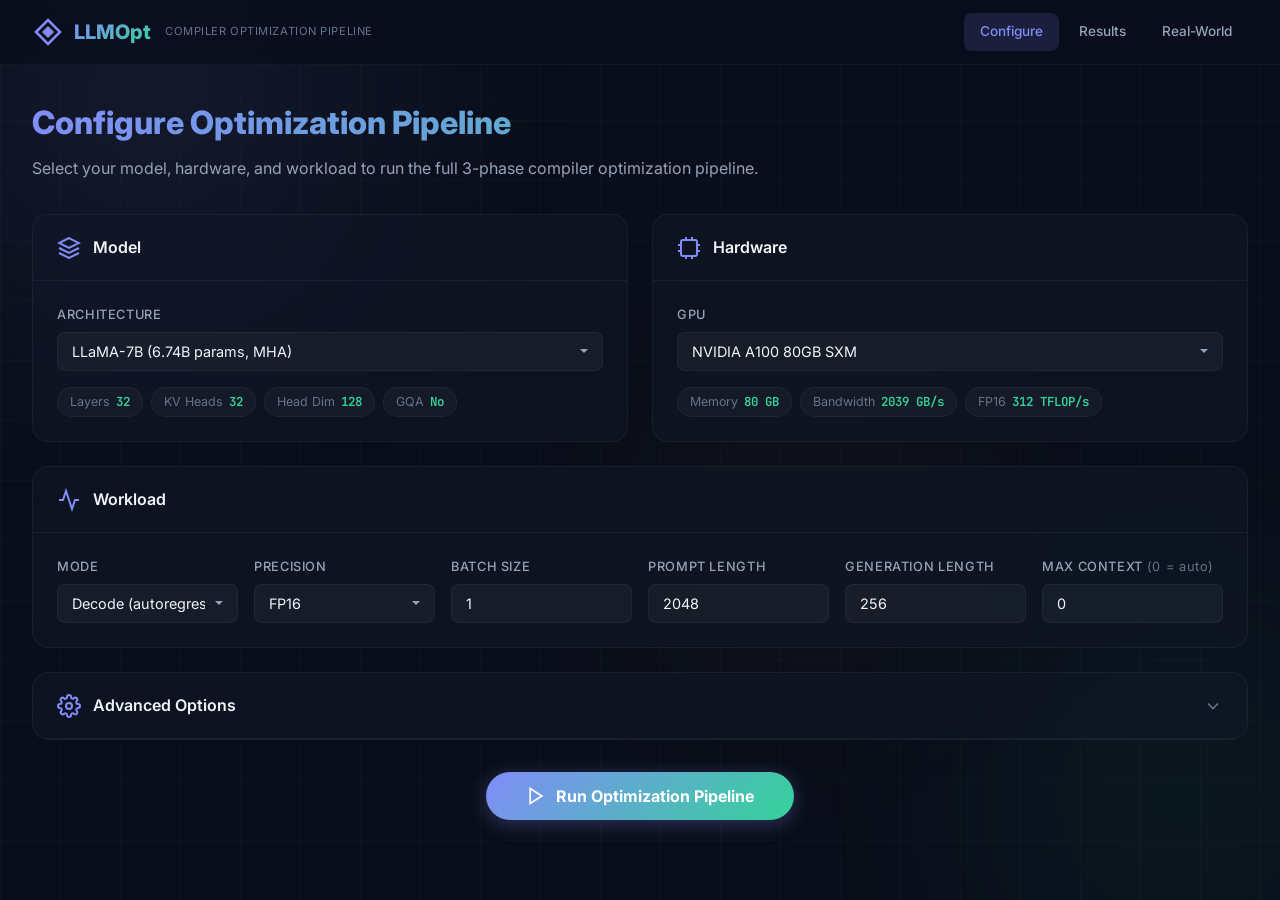
<file: integration/frontend/classic.html>
<!DOCTYPE html>
<html lang="en">
<head>
    <meta charset="UTF-8">
    <meta name="viewport" content="width=device-width, initial-scale=1.0">
    <meta name="description" content="LLMOpt — Compiler Optimization Pipeline for LLM Inference. Analyze, optimize, and visualize GPU-targeted optimizations for large language models.">
    <title>LLMOpt — Compiler Optimization for LLMs</title>
    <link rel="preconnect" href="https://fonts.googleapis.com">
    <link rel="preconnect" href="https://fonts.gstatic.com" crossorigin>
    <link href="https://fonts.googleapis.com/css2?family=Inter:wght@300;400;500;600;700;800;900&family=JetBrains+Mono:wght@400;500;600&display=swap" rel="stylesheet">
    <link rel="stylesheet" href="style.css">
</head>
<body>
    <!-- Background effects -->
    <div class="bg-grid"></div>
    <div class="bg-glow glow-1"></div>
    <div class="bg-glow glow-2"></div>
    <div class="bg-glow glow-3"></div>

    <!-- Header -->
    <header id="header">
        <div class="header-inner">
            <div class="logo">
                <div class="logo-icon">
                    <svg viewBox="0 0 32 32" fill="none"><path d="M4 16L16 4L28 16L16 28L4 16Z" stroke="url(#logo-grad)" stroke-width="2.5" fill="none"/><path d="M10 16L16 10L22 16L16 22L10 16Z" fill="url(#logo-grad)"/><defs><linearGradient id="logo-grad" x1="4" y1="4" x2="28" y2="28"><stop stop-color="#818cf8"/><stop offset="1" stop-color="#34d399"/></linearGradient></defs></svg>
                </div>
                <span class="logo-text">LLMOpt</span>
                <span class="logo-tag">Compiler Optimization Pipeline</span>
            </div>
            <nav class="header-nav">
                <a href="#configure" class="nav-link active" data-section="configure">Configure</a>
                <a href="#results" class="nav-link" data-section="results">Results</a>
                <a href="#realworld" class="nav-link" data-section="realworld">Real-World</a>
            </nav>
        </div>
    </header>

    <main id="app">
        <!-- Section 1: Configuration -->
        <section id="configure" class="section active">
            <div class="section-header">
                <h1>Configure Optimization Pipeline</h1>
                <p class="section-subtitle">Select your model, hardware, and workload to run the full 3-phase compiler optimization pipeline.</p>
            </div>

            <div class="config-grid">
                <!-- Model Card -->
                <div class="config-card" id="model-card">
                    <div class="card-header">
                        <div class="card-icon">
                            <svg viewBox="0 0 24 24" fill="none" stroke="currentColor" stroke-width="2"><path d="M12 2L2 7l10 5 10-5-10-5z"/><path d="M2 17l10 5 10-5"/><path d="M2 12l10 5 10-5"/></svg>
                        </div>
                        <h2>Model</h2>
                    </div>
                    <div class="card-body">
                        <div class="select-group">
                            <label for="model-select">Architecture</label>
                            <select id="model-select">
                                <option value="llama-7b" selected>LLaMA-7B (6.74B params, MHA)</option>
                                <option value="mistral-7b">Mistral-7B (7.24B params, GQA)</option>
                            </select>
                        </div>
                        <div class="model-info" id="model-info">
                            <div class="info-chip"><span class="chip-label">Layers</span><span class="chip-value" id="chip-layers">32</span></div>
                            <div class="info-chip"><span class="chip-label">KV Heads</span><span class="chip-value" id="chip-kv-heads">32</span></div>
                            <div class="info-chip"><span class="chip-label">Head Dim</span><span class="chip-value" id="chip-head-dim">128</span></div>
                            <div class="info-chip"><span class="chip-label">GQA</span><span class="chip-value" id="chip-gqa">No</span></div>
                        </div>
                    </div>
                </div>

                <!-- Hardware Card -->
                <div class="config-card" id="hardware-card">
                    <div class="card-header">
                        <div class="card-icon">
                            <svg viewBox="0 0 24 24" fill="none" stroke="currentColor" stroke-width="2"><rect x="4" y="4" width="16" height="16" rx="2"/><path d="M9 1v3M15 1v3M9 20v3M15 20v3M1 9h3M1 15h3M20 9h3M20 15h3"/></svg>
                        </div>
                        <h2>Hardware</h2>
                    </div>
                    <div class="card-body">
                        <div class="select-group">
                            <label for="hardware-select">GPU</label>
                            <select id="hardware-select">
                                <option value="a100" selected>NVIDIA A100 80GB SXM</option>
                                <option value="h100">NVIDIA H100 80GB SXM5</option>
                                <option value="t4">NVIDIA T4</option>
                                <option value="rtx4090">NVIDIA GeForce RTX 4090</option>
                            </select>
                        </div>
                        <div class="model-info" id="hw-info">
                            <div class="info-chip"><span class="chip-label">Memory</span><span class="chip-value" id="chip-mem">80 GB</span></div>
                            <div class="info-chip"><span class="chip-label">Bandwidth</span><span class="chip-value" id="chip-bw">2039 GB/s</span></div>
                            <div class="info-chip"><span class="chip-label">FP16</span><span class="chip-value" id="chip-tflops">312 TFLOP/s</span></div>
                        </div>
                    </div>
                </div>

                <!-- Workload Card -->
                <div class="config-card wide" id="workload-card">
                    <div class="card-header">
                        <div class="card-icon">
                            <svg viewBox="0 0 24 24" fill="none" stroke="currentColor" stroke-width="2"><polyline points="22,12 18,12 15,21 9,3 6,12 2,12"/></svg>
                        </div>
                        <h2>Workload</h2>
                    </div>
                    <div class="card-body">
                        <div class="input-grid">
                            <div class="input-group">
                                <label for="mode-select">Mode</label>
                                <select id="mode-select">
                                    <option value="decode" selected>Decode (autoregressive)</option>
                                    <option value="prefill">Prefill (prompt processing)</option>
                                    <option value="mixed">Mixed (prefill + decode)</option>
                                </select>
                            </div>
                            <div class="input-group">
                                <label for="precision-select">Precision</label>
                                <select id="precision-select">
                                    <option value="fp16" selected>FP16</option>
                                    <option value="bf16">BF16</option>
                                    <option value="fp32">FP32</option>
                                    <option value="int8">INT8</option>
                                    <option value="int4">INT4</option>
                                </select>
                            </div>
                            <div class="input-group">
                                <label for="batch-input">Batch Size</label>
                                <input type="number" id="batch-input" value="1" min="1" max="1024">
                            </div>
                            <div class="input-group">
                                <label for="seq-input">Prompt Length</label>
                                <input type="number" id="seq-input" value="2048" min="1" max="131072" step="256">
                            </div>
                            <div class="input-group">
                                <label for="gen-input">Generation Length</label>
                                <input type="number" id="gen-input" value="256" min="0" max="131072" step="64">
                            </div>
                            <div class="input-group">
                                <label for="ctx-input">Max Context <span class="label-hint">(0 = auto)</span></label>
                                <input type="number" id="ctx-input" value="0" min="0" max="131072" step="256">
                            </div>
                        </div>
                    </div>
                </div>

                <!-- Prefix Sharing Config (Collapsible) -->
                <div class="config-card wide" id="prefix-card">
                    <div class="card-header clickable" onclick="toggleAdvanced()">
                        <div class="card-icon">
                            <svg viewBox="0 0 24 24" fill="none" stroke="currentColor" stroke-width="2"><circle cx="12" cy="12" r="3"/><path d="M19.4 15a1.65 1.65 0 00.33 1.82l.06.06a2 2 0 010 2.83 2 2 0 01-2.83 0l-.06-.06a1.65 1.65 0 00-1.82-.33 1.65 1.65 0 00-1 1.51V21a2 2 0 01-4 0v-.09A1.65 1.65 0 009 19.4a1.65 1.65 0 00-1.82.33l-.06.06a2 2 0 01-2.83-2.83l.06-.06A1.65 1.65 0 004.68 15a1.65 1.65 0 00-1.51-1H3a2 2 0 010-4h.09A1.65 1.65 0 004.6 9a1.65 1.65 0 00-.33-1.82l-.06-.06a2 2 0 012.83-2.83l.06.06A1.65 1.65 0 009 4.68a1.65 1.65 0 001-1.51V3a2 2 0 014 0v.09a1.65 1.65 0 001 1.51 1.65 1.65 0 001.82-.33l.06-.06a2 2 0 012.83 2.83l-.06.06A1.65 1.65 0 0019.4 9a1.65 1.65 0 001.51 1H21a2 2 0 010 4h-.09a1.65 1.65 0 00-1.51 1z"/></svg>
                        </div>
                        <h2>Advanced Options</h2>
                        <svg class="chevron" id="adv-chevron" viewBox="0 0 24 24" fill="none" stroke="currentColor" stroke-width="2"><polyline points="6 9 12 15 18 9"/></svg>
                    </div>
                    <div class="card-body advanced-body" id="advanced-body">
                        <div class="input-grid">
                            <div class="input-group">
                                <label for="sys-tokens">System Prompt Tokens</label>
                                <input type="number" id="sys-tokens" value="0" min="0">
                            </div>
                            <div class="input-group">
                                <label for="fewshot-groups">Few-shot Groups</label>
                                <input type="number" id="fewshot-groups" value="0" min="0">
                            </div>
                            <div class="input-group">
                                <label for="fewshot-tokens">Few-shot Tokens</label>
                                <input type="number" id="fewshot-tokens" value="0" min="0">
                            </div>
                            <div class="input-group">
                                <label for="pressure-thresh">KV Pressure Threshold</label>
                                <input type="number" id="pressure-thresh" value="0.60" min="0" max="1" step="0.05">
                            </div>
                        </div>
                    </div>
                </div>
            </div>

            <div class="run-section">
                <button id="run-btn" class="run-button" onclick="runOptimization()">
                    <svg viewBox="0 0 24 24" fill="none" stroke="currentColor" stroke-width="2"><polygon points="5 3 19 12 5 21 5 3"/></svg>
                    <span>Run Optimization Pipeline</span>
                </button>
                <div class="run-status" id="run-status"></div>
            </div>
        </section>

        <!-- Section 2: Results -->
        <section id="results" class="section">
            <div class="section-header">
                <h1>Optimization Results</h1>
                <p class="section-subtitle" id="results-subtitle">Run the pipeline to see results.</p>
            </div>

            <!-- Loading State -->
            <div class="loading-container" id="loading-container" style="display:none;">
                <div class="loading-spinner">
                    <div class="spinner-ring"></div>
                    <div class="spinner-ring delay-1"></div>
                    <div class="spinner-ring delay-2"></div>
                </div>
                <p class="loading-text">Running 3-phase optimization pipeline...</p>
                <div class="loading-phases">
                    <div class="phase-step" id="phase-1-step"><span class="phase-dot"></span> Phase 1: IR Construction + Roofline Analysis</div>
                    <div class="phase-step" id="phase-2-step"><span class="phase-dot"></span> Phase 2: KV-Cache + Prefix Sharing Passes</div>
                    <div class="phase-step" id="phase-3-step"><span class="phase-dot"></span> Phase 3: Fusion + Scheduling + Auto-Tuner</div>
                </div>
            </div>

            <!-- Results Content -->
            <div id="results-content" style="display:none;">

                <!-- Summary Cards -->
                <div class="summary-grid" id="summary-grid">
                    <div class="summary-card glow-border">
                        <div class="summary-icon mem-icon">
                            <svg viewBox="0 0 24 24" fill="none" stroke="currentColor" stroke-width="2"><rect x="2" y="6" width="20" height="12" rx="2"/><path d="M6 6V4M10 6V4M14 6V4M18 6V4M6 18v2M10 18v2M14 18v2M18 18v2"/></svg>
                        </div>
                        <div class="summary-data">
                            <span class="summary-label">Memory Footprint</span>
                            <span class="summary-value" id="sum-memory">—</span>
                            <span class="summary-sub" id="sum-memory-detail">—</span>
                        </div>
                    </div>
                    <div class="summary-card glow-border">
                        <div class="summary-icon lat-icon">
                            <svg viewBox="0 0 24 24" fill="none" stroke="currentColor" stroke-width="2"><circle cx="12" cy="12" r="10"/><polyline points="12 6 12 12 16 14"/></svg>
                        </div>
                        <div class="summary-data">
                            <span class="summary-label">Baseline Latency</span>
                            <span class="summary-value" id="sum-latency">—</span>
                            <span class="summary-sub" id="sum-latency-detail">—</span>
                        </div>
                    </div>
                    <div class="summary-card glow-border">
                        <div class="summary-icon opt-icon">
                            <svg viewBox="0 0 24 24" fill="none" stroke="currentColor" stroke-width="2"><path d="M13 2L3 14h9l-1 8 10-12h-9l1-8z"/></svg>
                        </div>
                        <div class="summary-data">
                            <span class="summary-label">Optimizations Selected</span>
                            <span class="summary-value" id="sum-opts">—</span>
                            <span class="summary-sub" id="sum-opts-detail">—</span>
                        </div>
                    </div>
                    <div class="summary-card glow-border">
                        <div class="summary-icon fit-icon">
                            <svg viewBox="0 0 24 24" fill="none" stroke="currentColor" stroke-width="2"><path d="M22 11.08V12a10 10 0 11-5.93-9.14"/><polyline points="22 4 12 14.01 9 11.01"/></svg>
                        </div>
                        <div class="summary-data">
                            <span class="summary-label">GPU Memory Fit</span>
                            <span class="summary-value" id="sum-fit">—</span>
                            <span class="summary-sub" id="sum-fit-detail">—</span>
                        </div>
                    </div>
                </div>

                <!-- Phase 1: IR Breakdown -->
                <div class="result-panel" id="panel-p1">
                    <div class="panel-header" onclick="togglePanel('p1')">
                        <div class="panel-title">
                            <span class="phase-badge p1">P1</span>
                            <h2>IR Construction & Roofline Analysis</h2>
                        </div>
                        <svg class="panel-chevron" viewBox="0 0 24 24" fill="none" stroke="currentColor" stroke-width="2"><polyline points="6 9 12 15 18 9"/></svg>
                    </div>
                    <div class="panel-body open">
                        <div class="metrics-row" id="p1-metrics"></div>
                        <div class="table-wrapper">
                            <table class="data-table" id="p1-table">
                                <thead>
                                    <tr>
                                        <th>Operation</th>
                                        <th>FLOPs</th>
                                        <th>Bytes</th>
                                        <th>AI (FLOP/B)</th>
                                        <th>Time</th>
                                        <th>% Time</th>
                                        <th>Bound</th>
                                    </tr>
                                </thead>
                                <tbody id="p1-tbody"></tbody>
                            </table>
                        </div>
                    </div>
                </div>

                <!-- Phase 2: KV-Cache Passes -->
                <div class="result-panel" id="panel-p2">
                    <div class="panel-header" onclick="togglePanel('p2')">
                        <div class="panel-title">
                            <span class="phase-badge p2">P2</span>
                            <h2>KV-Cache + Prefix Sharing Passes</h2>
                        </div>
                        <svg class="panel-chevron" viewBox="0 0 24 24" fill="none" stroke="currentColor" stroke-width="2"><polyline points="6 9 12 15 18 9"/></svg>
                    </div>
                    <div class="panel-body open">
                        <div class="p2-comparison" id="p2-comparison"></div>
                    </div>
                </div>

                <!-- Phase 3: Fusion + Scheduling + Auto-tuner -->
                <div class="result-panel" id="panel-p3">
                    <div class="panel-header" onclick="togglePanel('p3')">
                        <div class="panel-title">
                            <span class="phase-badge p3">P3</span>
                            <h2>Fusion + Scheduling + Auto-Tuner</h2>
                        </div>
                        <svg class="panel-chevron" viewBox="0 0 24 24" fill="none" stroke="currentColor" stroke-width="2"><polyline points="6 9 12 15 18 9"/></svg>
                    </div>
                    <div class="panel-body open">
                        <div id="p3-content"></div>
                    </div>
                </div>

                <!-- All Candidates -->
                <div class="result-panel" id="panel-candidates">
                    <div class="panel-header" onclick="togglePanel('candidates')">
                        <div class="panel-title">
                            <span class="phase-badge all">ALL</span>
                            <h2>Optimization Candidates</h2>
                        </div>
                        <svg class="panel-chevron" viewBox="0 0 24 24" fill="none" stroke="currentColor" stroke-width="2"><polyline points="6 9 12 15 18 9"/></svg>
                    </div>
                    <div class="panel-body open">
                        <div class="table-wrapper">
                            <table class="data-table" id="candidates-table">
                                <thead>
                                    <tr>
                                        <th>Phase</th>
                                        <th>Name</th>
                                        <th>Description</th>
                                        <th>Memory Δ</th>
                                        <th>Latency Δ</th>
                                        <th>Risk</th>
                                        <th>Status</th>
                                    </tr>
                                </thead>
                                <tbody id="candidates-tbody"></tbody>
                            </table>
                        </div>
                    </div>
                </div>
            </div>
        </section>

        <!-- Section 3: Real-World Application -->
        <section id="realworld" class="section">
            <div class="section-header">
                <h1>Real-World Application</h1>
                <p class="section-subtitle">How this optimization pipeline connects to actual LLM serving infrastructure.</p>
            </div>

            <div class="realworld-content">
                <!-- Architecture Diagram -->
                <div class="rw-panel">
                    <h2>
                        <svg viewBox="0 0 24 24" fill="none" stroke="currentColor" stroke-width="2" style="width:24px;height:24px;vertical-align:middle;margin-right:8px;"><path d="M12 2L2 7l10 5 10-5-10-5z"/><path d="M2 17l10 5 10-5"/><path d="M2 12l10 5 10-5"/></svg>
                        Pipeline Architecture — From Model Weights to Deployed Kernel
                    </h2>
                    <div class="arch-flow">
                        <div class="arch-step">
                            <div class="arch-icon input-icon">①</div>
                            <div class="arch-label">Model Config</div>
                            <div class="arch-desc">HuggingFace config.json → architecture hyperparameters (layers, heads, hidden dim, vocab)</div>
                        </div>
                        <div class="arch-arrow">→</div>
                        <div class="arch-step">
                            <div class="arch-icon ir-icon">②</div>
                            <div class="arch-label">IR Construction</div>
                            <div class="arch-desc">Build per-layer operation graph: QKV → Attention → Softmax → OutProj → MLP with FLOPs + bytes</div>
                        </div>
                        <div class="arch-arrow">→</div>
                        <div class="arch-step">
                            <div class="arch-icon pass-icon">③</div>
                            <div class="arch-label">Optimization Passes</div>
                            <div class="arch-desc">KV-cache paging, INT8 quantization, prefix sharing, kernel fusion, decode scheduling, auto-tuning</div>
                        </div>
                        <div class="arch-arrow">→</div>
                        <div class="arch-step">
                            <div class="arch-icon output-icon">④</div>
                            <div class="arch-label">Optimized Plan</div>
                            <div class="arch-desc">Selected optimizations with estimated latency, memory, and accuracy-risk trade-offs</div>
                        </div>
                    </div>
                </div>

                <!-- How to get input from a real machine -->
                <div class="rw-panel">
                    <h2>
                        <svg viewBox="0 0 24 24" fill="none" stroke="currentColor" stroke-width="2" style="width:24px;height:24px;vertical-align:middle;margin-right:8px;"><path d="M21 12.79A9 9 0 1111.21 3 7 7 0 0021 12.79z"/></svg>
                        How to Get Input from a Real Machine
                    </h2>

                    <div class="rw-grid">
                        <div class="rw-item">
                            <h3>1. Model Architecture (Automatic)</h3>
                            <p>Every HuggingFace model ships a <code>config.json</code> that contains all architecture hyperparameters. Our pipeline reads these directly:</p>
                            <pre><code># From HuggingFace Hub or local checkpoint
from transformers import AutoConfig
config = AutoConfig.from_pretrained("meta-llama/Llama-2-7b-hf")

# Extract what LLMOpt needs:
pipeline_input = {
    "num_layers": config.num_hidden_layers,      # 32
    "hidden_size": config.hidden_size,            # 4096
    "num_attention_heads": config.num_attention_heads,  # 32
    "num_kv_heads": config.num_key_value_heads,   # 32
    "intermediate_size": config.intermediate_size, # 11008
    "vocab_size": config.vocab_size,              # 32000
}</code></pre>
                        </div>

                        <div class="rw-item">
                            <h3>2. GPU Hardware (Automatic)</h3>
                            <p>GPU specifications can be queried at runtime using NVIDIA's management libraries:</p>
                            <pre><code># Using pynvml (NVIDIA Management Library)
import pynvml
pynvml.nvmlInit()
handle = pynvml.nvmlDeviceGetHandleByIndex(0)

gpu_name = pynvml.nvmlDeviceGetName(handle)      # "NVIDIA A100-SXM4-80GB"
gpu_mem  = pynvml.nvmlDeviceGetMemoryInfo(handle) # .total = 85899345920

# Or via torch
import torch
torch.cuda.get_device_name(0)                     # "NVIDIA A100-SXM4-80GB"
torch.cuda.get_device_properties(0).total_memory   # 85899345920

# Bandwidth and TFLOP/s come from our datasheet-based preset table,
# keyed by the device name string above.</code></pre>
                        </div>

                        <div class="rw-item">
                            <h3>3. Workload Parameters (User or Profiler)</h3>
                            <p>Workload parameters come from two sources:</p>
                            <ul>
                                <li><strong>Deployment config:</strong> batch size, max context length, precision — set by the serving team</li>
                                <li><strong>Production traffic:</strong> prompt lengths, generation lengths, prefix sharing patterns — measured from request logs</li>
                            </ul>
                            <pre><code># Example: extract prompt-length distribution from logs
import numpy as np
prompt_lengths = [len(req.tokens) for req in serving_logs]
p50, p95 = np.percentile(prompt_lengths, [50, 95])
# Use p95 as the "sequence_length" for worst-case planning</code></pre>
                        </div>

                        <div class="rw-item">
                            <h3>4. Real Prompts for Prefix Sharing</h3>
                            <p>The prefix-sharing pass uses actual prompt token sequences to build a radix trie and find shared prefixes. Pass real request batches:</p>
                            <pre><code># Real prompts from your serving system
pipeline_input["prompts"] = [
    "You are a helpful assistant. Context: ...",
    "You are a helpful assistant. Question: ...",
    "You are a helpful assistant. Summarize: ...",
]
# The trie finds "You are a helpful assistant." is shared
# → KV for those tokens computed once, reused by all 3 requests</code></pre>
                        </div>
                    </div>
                </div>

                <!-- How to use the output -->
                <div class="rw-panel">
                    <h2>
                        <svg viewBox="0 0 24 24" fill="none" stroke="currentColor" stroke-width="2" style="width:24px;height:24px;vertical-align:middle;margin-right:8px;"><path d="M13 2L3 14h9l-1 8 10-12h-9l1-8z"/></svg>
                        How to Use the Output
                    </h2>

                    <div class="rw-grid">
                        <div class="rw-item">
                            <h3>1. Integration with Serving Frameworks</h3>
                            <p>The optimization plan maps directly to features in production LLM serving engines:</p>
                            <div class="mapping-table">
                                <table class="data-table">
                                    <thead>
                                        <tr><th>LLMOpt Pass</th><th>vLLM</th><th>TensorRT-LLM</th><th>TGI</th></tr>
                                    </thead>
                                    <tbody>
                                        <tr><td>paged_kv</td><td>PagedAttention (default)</td><td>Paged KV Cache</td><td>PagedAttention</td></tr>
                                        <tr><td>int8_kv</td><td><code>--kv-cache-dtype fp8</code></td><td>INT8 KV Cache plugin</td><td><code>--quantize eetq</code></td></tr>
                                        <tr><td>prefix_share</td><td>Automatic Prefix Caching</td><td>KV Cache Reuse</td><td>Prefix Caching</td></tr>
                                        <tr><td>fusion</td><td>FlashAttention (default)</td><td>Fused MHA plugin</td><td>FlashAttention</td></tr>
                                        <tr><td>split_kv</td><td>Flash-Decoding (automatic)</td><td>Multi-block decode</td><td>Built-in</td></tr>
                                        <tr><td>autotune</td><td>Triton auto-tune</td><td>TRT builder auto-tune</td><td>N/A</td></tr>
                                    </tbody>
                                </table>
                            </div>
                        </div>

                        <div class="rw-item">
                            <h3>2. Decision Guide</h3>
                            <p>Use the pipeline output to configure your serving engine:</p>
                            <pre><code># Example: applying LLMOpt recommendations to vLLM
# If paged_kv selected → already default in vLLM
# If int8_kv selected → launch with:
vllm serve meta-llama/Llama-2-7b-hf \
  --kv-cache-dtype fp8 \
  --max-model-len 4096

# If prefix_share selected → enable APC:
vllm serve meta-llama/Llama-2-7b-hf \
  --enable-prefix-caching

# If fusion selected → FlashAttention is used by default
# If split_kv selected → automatic in Flash-Decoding</code></pre>
                        </div>

                        <div class="rw-item">
                            <h3>3. Capacity Planning</h3>
                            <p>The memory analysis tells you exactly how many concurrent requests your GPU can handle:</p>
                            <ul>
                                <li><strong>max_batch from P2</strong> → maximum concurrent requests before OOM</li>
                                <li><strong>TPOT (time per output token)</strong> → per-request latency SLA</li>
                                <li><strong>Throughput (tok/s)</strong> → aggregate serving capacity</li>
                                <li><strong>TTFT (time to first token)</strong> → user-perceived latency</li>
                            </ul>
                        </div>

                        <div class="rw-item">
                            <h3>4. What This Pipeline Cannot Do (Theoretical Limits)</h3>
                            <p>This is an <em>analytical</em> compiler optimization pipeline, not a runtime framework:</p>
                            <ul>
                                <li>It does <strong>not execute GPU kernels</strong> — all numbers are roofline estimates at 100% hardware utilization</li>
                                <li>It does <strong>not modify model weights</strong> — the INT8 KV pass simulates quantization error but doesn't produce quantized checkpoints</li>
                                <li>It does <strong>not generate CUDA code</strong> — the auto-tuner searches the configuration space analytically; Triton or CUTLASS would implement the actual kernel</li>
                                <li>Real performance will be <strong>60–85% of roofline</strong> due to cache effects, warp scheduling, memory coalescing, and PCIe overhead</li>
                            </ul>
                            <p>To bridge the gap: feed the chosen tile configuration into a Triton kernel template, benchmark it on the target GPU, and compare against the roofline prediction.</p>
                        </div>
                    </div>
                </div>
            </div>
        </section>
    </main>

    <!-- Error Toast -->
    <div class="toast" id="error-toast">
        <div class="toast-icon">⚠</div>
        <div class="toast-text" id="toast-text"></div>
        <button class="toast-close" onclick="closeToast()">×</button>
    </div>

    <script src="app.js"></script>
</body>
</html>
</file>
<file: integration/frontend/style.css>
/* ============================================================
   LLMOpt — Premium Dark Theme with Glassmorphism
   ============================================================ */

:root {
    /* Color Palette */
    --bg-primary: #0a0e1a;
    --bg-secondary: #111827;
    --bg-card: rgba(17, 24, 39, 0.6);
    --bg-card-hover: rgba(17, 24, 39, 0.85);
    --bg-glass: rgba(255, 255, 255, 0.03);

    --text-primary: #f1f5f9;
    --text-secondary: #94a3b8;
    --text-muted: #64748b;

    --accent-indigo: #818cf8;
    --accent-indigo-dim: rgba(129, 140, 248, 0.15);
    --accent-emerald: #34d399;
    --accent-emerald-dim: rgba(52, 211, 153, 0.15);
    --accent-amber: #fbbf24;
    --accent-amber-dim: rgba(251, 191, 36, 0.15);
    --accent-rose: #fb7185;
    --accent-rose-dim: rgba(251, 113, 133, 0.15);
    --accent-cyan: #22d3ee;
    --accent-cyan-dim: rgba(34, 211, 238, 0.15);

    --border-subtle: rgba(148, 163, 184, 0.08);
    --border-glow: rgba(129, 140, 248, 0.3);

    --gradient-primary: linear-gradient(135deg, #818cf8, #34d399);
    --gradient-warm: linear-gradient(135deg, #fbbf24, #fb7185);
    --gradient-cool: linear-gradient(135deg, #22d3ee, #818cf8);

    --shadow-sm: 0 2px 8px rgba(0, 0, 0, 0.3);
    --shadow-md: 0 4px 24px rgba(0, 0, 0, 0.4);
    --shadow-lg: 0 8px 48px rgba(0, 0, 0, 0.5);
    --shadow-glow: 0 0 40px rgba(129, 140, 248, 0.15);

    --radius-sm: 8px;
    --radius-md: 12px;
    --radius-lg: 16px;
    --radius-xl: 24px;

    --transition-fast: 150ms cubic-bezier(0.4, 0, 0.2, 1);
    --transition-med: 300ms cubic-bezier(0.4, 0, 0.2, 1);
    --transition-slow: 500ms cubic-bezier(0.4, 0, 0.2, 1);

    --font-sans: 'Inter', -apple-system, BlinkMacSystemFont, sans-serif;
    --font-mono: 'JetBrains Mono', 'Fira Code', monospace;
}

/* ---- Reset & Base ---- */
*, *::before, *::after { box-sizing: border-box; margin: 0; padding: 0; }
html { scroll-behavior: smooth; font-size: 16px; }
body {
    font-family: var(--font-sans);
    background: var(--bg-primary);
    color: var(--text-primary);
    line-height: 1.6;
    min-height: 100vh;
    overflow-x: hidden;
    -webkit-font-smoothing: antialiased;
}

/* ---- Background Effects ---- */
.bg-grid {
    position: fixed; inset: 0; z-index: -2;
    background-image:
        linear-gradient(rgba(148, 163, 184, 0.03) 1px, transparent 1px),
        linear-gradient(90deg, rgba(148, 163, 184, 0.03) 1px, transparent 1px);
    background-size: 60px 60px;
    animation: gridShift 40s linear infinite;
}
@keyframes gridShift { to { background-position: 60px 60px; } }

.bg-glow {
    position: fixed; z-index: -1;
    border-radius: 50%;
    filter: blur(120px);
    opacity: 0.4;
    animation: glowPulse 8s ease-in-out infinite alternate;
}
.glow-1 { width: 500px; height: 500px; top: -150px; left: -100px; background: rgba(129, 140, 248, 0.2); }
.glow-2 { width: 400px; height: 400px; bottom: -100px; right: -100px; background: rgba(52, 211, 153, 0.15); animation-delay: 3s; }
.glow-3 { width: 350px; height: 350px; top: 40%; left: 50%; background: rgba(251, 191, 36, 0.08); animation-delay: 5s; }
@keyframes glowPulse { 0% { opacity: 0.3; transform: scale(1); } 100% { opacity: 0.5; transform: scale(1.1); } }

/* ---- Header ---- */
header {
    position: sticky; top: 0; z-index: 100;
    background: rgba(10, 14, 26, 0.85);
    backdrop-filter: blur(20px) saturate(180%);
    border-bottom: 1px solid var(--border-subtle);
    padding: 0 2rem;
}
.header-inner {
    max-width: 1400px; margin: 0 auto;
    display: flex; align-items: center; justify-content: space-between;
    height: 64px;
}
.logo { display: flex; align-items: center; gap: 10px; }
.logo-icon { width: 32px; height: 32px; }
.logo-text { font-size: 1.25rem; font-weight: 800; background: var(--gradient-primary); -webkit-background-clip: text; -webkit-text-fill-color: transparent; }
.logo-tag { font-size: 0.7rem; color: var(--text-muted); letter-spacing: 0.05em; text-transform: uppercase; margin-left: 4px; }
.header-nav { display: flex; gap: 4px; }
.nav-link {
    padding: 8px 16px; border-radius: var(--radius-sm);
    font-size: 0.85rem; font-weight: 500; color: var(--text-secondary);
    text-decoration: none; transition: all var(--transition-fast);
    cursor: pointer;
}
.nav-link:hover { color: var(--text-primary); background: var(--bg-glass); }
.nav-link.active { color: var(--accent-indigo); background: var(--accent-indigo-dim); }

/* ---- Sections ---- */
.section { display: none; max-width: 1400px; margin: 0 auto; padding: 2rem; }
.section.active { display: block; animation: fadeInUp 0.5s ease; }
@keyframes fadeInUp {
    from { opacity: 0; transform: translateY(20px); }
    to { opacity: 1; transform: translateY(0); }
}
.section-header { margin-bottom: 2rem; }
.section-header h1 {
    font-size: 2rem; font-weight: 800;
    background: var(--gradient-primary); -webkit-background-clip: text; -webkit-text-fill-color: transparent;
    margin-bottom: 0.5rem;
}
.section-subtitle { color: var(--text-secondary); font-size: 1rem; }

/* ---- Config Grid ---- */
.config-grid {
    display: grid;
    grid-template-columns: 1fr 1fr;
    gap: 1.5rem;
}
.config-card {
    background: var(--bg-card);
    backdrop-filter: blur(16px);
    border: 1px solid var(--border-subtle);
    border-radius: var(--radius-lg);
    overflow: hidden;
    transition: all var(--transition-med);
}
.config-card:hover { border-color: var(--border-glow); box-shadow: var(--shadow-glow); }
.config-card.wide { grid-column: 1 / -1; }
.card-header {
    display: flex; align-items: center; gap: 12px;
    padding: 1.25rem 1.5rem;
    border-bottom: 1px solid var(--border-subtle);
}
.card-header.clickable { cursor: pointer; }
.card-icon { width: 24px; height: 24px; color: var(--accent-indigo); flex-shrink: 0; }
.card-header h2 { font-size: 1rem; font-weight: 600; flex: 1; }
.chevron { width: 20px; height: 20px; color: var(--text-muted); transition: transform var(--transition-fast); }
.chevron.open { transform: rotate(180deg); }
.card-body { padding: 1.5rem; }

/* ---- Forms ---- */
.select-group, .input-group { display: flex; flex-direction: column; gap: 6px; }
.select-group label, .input-group label {
    font-size: 0.8rem; font-weight: 500; color: var(--text-secondary);
    text-transform: uppercase; letter-spacing: 0.05em;
}
.label-hint { text-transform: none; color: var(--text-muted); font-weight: 400; }

select, input[type="number"] {
    background: rgba(255, 255, 255, 0.04);
    border: 1px solid var(--border-subtle);
    border-radius: var(--radius-sm);
    padding: 10px 14px;
    color: var(--text-primary);
    font-family: var(--font-sans);
    font-size: 0.9rem;
    transition: all var(--transition-fast);
    outline: none;
    appearance: none;
}
select:focus, input:focus {
    border-color: var(--accent-indigo);
    box-shadow: 0 0 0 3px var(--accent-indigo-dim);
}
select { cursor: pointer; background-image: url("data:image/svg+xml,%3Csvg xmlns='http://www.w3.org/2000/svg' width='12' height='12' viewBox='0 0 12 12'%3E%3Cpath fill='%2394a3b8' d='M2 4l4 4 4-4'/%3E%3C/svg%3E"); background-repeat: no-repeat; background-position: right 12px center; padding-right: 32px; }
select option { background: var(--bg-secondary); color: var(--text-primary); }

.input-grid { display: grid; grid-template-columns: repeat(auto-fill, minmax(180px, 1fr)); gap: 1rem; }

/* Model Info Chips */
.model-info { display: flex; flex-wrap: wrap; gap: 8px; margin-top: 1rem; }
.info-chip {
    display: flex; align-items: center; gap: 6px;
    background: var(--bg-glass);
    border: 1px solid var(--border-subtle);
    border-radius: 100px;
    padding: 4px 12px;
    font-size: 0.78rem;
}
.chip-label { color: var(--text-muted); }
.chip-value { color: var(--accent-emerald); font-weight: 600; font-family: var(--font-mono); }

/* Advanced body */
.advanced-body { max-height: 0; overflow: hidden; padding: 0 1.5rem; transition: all var(--transition-med); }
.advanced-body.open { max-height: 300px; padding: 1.5rem; }

/* ---- Run Button ---- */
.run-section { display: flex; flex-direction: column; align-items: center; gap: 1rem; margin-top: 2rem; }
.run-button {
    display: flex; align-items: center; gap: 10px;
    padding: 14px 40px;
    background: var(--gradient-primary);
    border: none; border-radius: var(--radius-xl);
    color: #fff; font-family: var(--font-sans);
    font-size: 1rem; font-weight: 700;
    cursor: pointer;
    transition: all var(--transition-med);
    box-shadow: 0 4px 20px rgba(129, 140, 248, 0.3);
}
.run-button:hover { transform: translateY(-2px); box-shadow: 0 8px 30px rgba(129, 140, 248, 0.4); }
.run-button:active { transform: translateY(0); }
.run-button:disabled { opacity: 0.5; cursor: not-allowed; transform: none; }
.run-button svg { width: 20px; height: 20px; }
.run-status { font-size: 0.85rem; color: var(--text-muted); min-height: 1.2em; }

/* ---- Loading ---- */
.loading-container { text-align: center; padding: 4rem 2rem; }
.loading-spinner { position: relative; width: 80px; height: 80px; margin: 0 auto 2rem; }
.spinner-ring {
    position: absolute; inset: 0;
    border: 3px solid transparent;
    border-top-color: var(--accent-indigo);
    border-radius: 50%;
    animation: spin 1.2s linear infinite;
}
.spinner-ring.delay-1 { inset: 8px; border-top-color: var(--accent-emerald); animation-duration: 1.6s; }
.spinner-ring.delay-2 { inset: 16px; border-top-color: var(--accent-amber); animation-duration: 2.0s; }
@keyframes spin { to { transform: rotate(360deg); } }
.loading-text { color: var(--text-secondary); font-size: 1.1rem; margin-bottom: 2rem; }
.loading-phases { display: flex; flex-direction: column; gap: 12px; max-width: 400px; margin: 0 auto; text-align: left; }
.phase-step {
    display: flex; align-items: center; gap: 10px;
    color: var(--text-muted); font-size: 0.9rem;
    transition: color var(--transition-med);
}
.phase-step.active { color: var(--accent-indigo); }
.phase-step.done { color: var(--accent-emerald); }
.phase-dot {
    width: 10px; height: 10px; border-radius: 50%;
    background: var(--text-muted); flex-shrink: 0;
    transition: background var(--transition-med);
}
.phase-step.active .phase-dot { background: var(--accent-indigo); animation: dotPulse 1s ease-in-out infinite; }
.phase-step.done .phase-dot { background: var(--accent-emerald); }
@keyframes dotPulse { 0%, 100% { opacity: 1; } 50% { opacity: 0.4; } }

/* ---- Summary Cards ---- */
.summary-grid { display: grid; grid-template-columns: repeat(4, 1fr); gap: 1.25rem; margin-bottom: 2rem; }
.summary-card {
    background: var(--bg-card);
    backdrop-filter: blur(16px);
    border: 1px solid var(--border-subtle);
    border-radius: var(--radius-lg);
    padding: 1.5rem;
    display: flex; gap: 1rem; align-items: flex-start;
    transition: all var(--transition-med);
    position: relative;
    overflow: hidden;
}
.summary-card::before {
    content: '';
    position: absolute; top: 0; left: 0; right: 0; height: 3px;
    background: var(--gradient-primary);
    opacity: 0; transition: opacity var(--transition-med);
}
.summary-card:hover::before { opacity: 1; }
.summary-card:hover { border-color: var(--border-glow); }
.summary-icon {
    width: 44px; height: 44px; border-radius: var(--radius-md);
    display: flex; align-items: center; justify-content: center;
    flex-shrink: 0;
}
.summary-icon svg { width: 22px; height: 22px; }
.mem-icon { background: var(--accent-indigo-dim); color: var(--accent-indigo); }
.lat-icon { background: var(--accent-emerald-dim); color: var(--accent-emerald); }
.opt-icon { background: var(--accent-amber-dim); color: var(--accent-amber); }
.fit-icon { background: var(--accent-cyan-dim); color: var(--accent-cyan); }
.summary-data { display: flex; flex-direction: column; gap: 2px; }
.summary-label { font-size: 0.75rem; color: var(--text-muted); text-transform: uppercase; letter-spacing: 0.05em; }
.summary-value { font-size: 1.5rem; font-weight: 800; font-family: var(--font-mono); }
.summary-sub { font-size: 0.78rem; color: var(--text-secondary); }

/* ---- Result Panels ---- */
.result-panel {
    background: var(--bg-card);
    backdrop-filter: blur(16px);
    border: 1px solid var(--border-subtle);
    border-radius: var(--radius-lg);
    margin-bottom: 1.25rem;
    overflow: hidden;
}
.panel-header {
    display: flex; align-items: center; justify-content: space-between;
    padding: 1rem 1.5rem;
    cursor: pointer;
    transition: background var(--transition-fast);
}
.panel-header:hover { background: var(--bg-glass); }
.panel-title { display: flex; align-items: center; gap: 12px; }
.phase-badge {
    padding: 3px 10px; border-radius: 100px;
    font-size: 0.7rem; font-weight: 700; letter-spacing: 0.05em;
    text-transform: uppercase;
}
.phase-badge.p1 { background: var(--accent-indigo-dim); color: var(--accent-indigo); }
.phase-badge.p2 { background: var(--accent-emerald-dim); color: var(--accent-emerald); }
.phase-badge.p3 { background: var(--accent-amber-dim); color: var(--accent-amber); }
.phase-badge.all { background: var(--accent-cyan-dim); color: var(--accent-cyan); }
.panel-title h2 { font-size: 1rem; font-weight: 600; }
.panel-chevron { width: 20px; height: 20px; color: var(--text-muted); transition: transform var(--transition-fast); }
.panel-body { overflow: hidden; transition: all var(--transition-med); }
.panel-body.open { padding: 0 1.5rem 1.5rem; }
.panel-body:not(.open) { max-height: 0; padding: 0 1.5rem; }

/* ---- Metrics Row ---- */
.metrics-row { display: flex; flex-wrap: wrap; gap: 1rem; margin-bottom: 1.5rem; }
.metric-item {
    background: var(--bg-glass);
    border: 1px solid var(--border-subtle);
    border-radius: var(--radius-md);
    padding: 12px 16px;
    min-width: 140px;
}
.metric-label { font-size: 0.72rem; color: var(--text-muted); text-transform: uppercase; letter-spacing: 0.04em; display: block; margin-bottom: 4px; }
.metric-value { font-size: 1.1rem; font-weight: 700; font-family: var(--font-mono); color: var(--text-primary); }

/* ---- Tables ---- */
.table-wrapper { overflow-x: auto; }
.data-table {
    width: 100%;
    border-collapse: collapse;
    font-size: 0.85rem;
}
.data-table th {
    text-align: left;
    padding: 10px 14px;
    font-size: 0.72rem;
    text-transform: uppercase;
    letter-spacing: 0.05em;
    color: var(--text-muted);
    border-bottom: 1px solid var(--border-subtle);
    white-space: nowrap;
}
.data-table td {
    padding: 10px 14px;
    border-bottom: 1px solid rgba(148, 163, 184, 0.04);
    font-family: var(--font-mono);
    font-size: 0.82rem;
    white-space: nowrap;
}
.data-table tbody tr { transition: background var(--transition-fast); }
.data-table tbody tr:hover { background: var(--bg-glass); }

/* Bound badges */
.bound-badge {
    padding: 2px 8px; border-radius: 100px;
    font-size: 0.7rem; font-weight: 600;
}
.bound-compute { background: var(--accent-rose-dim); color: var(--accent-rose); }
.bound-memory { background: var(--accent-cyan-dim); color: var(--accent-cyan); }

/* Status badges */
.status-badge {
    padding: 3px 10px; border-radius: 100px;
    font-size: 0.72rem; font-weight: 600;
}
.status-selected { background: var(--accent-emerald-dim); color: var(--accent-emerald); }
.status-rejected { background: rgba(148, 163, 184, 0.1); color: var(--text-muted); }
.status-proposed { background: var(--accent-amber-dim); color: var(--accent-amber); }

/* Risk badges */
.risk-none { color: var(--accent-emerald); }
.risk-low { color: var(--accent-amber); }
.risk-medium { color: var(--accent-rose); }
.risk-high { color: #ef4444; font-weight: 700; }

/* ---- P2 Comparison ---- */
.p2-comparison { display: grid; gap: 1.5rem; }
.p2-row {
    display: grid;
    grid-template-columns: 200px 1fr 1fr 120px;
    gap: 1rem;
    align-items: center;
    padding: 12px 16px;
    border-radius: var(--radius-sm);
    background: var(--bg-glass);
}
.p2-row:hover { background: rgba(255,255,255,0.04); }
.p2-label { font-size: 0.82rem; color: var(--text-secondary); }
.p2-baseline, .p2-optimized { font-family: var(--font-mono); font-size: 0.88rem; }
.p2-delta { font-family: var(--font-mono); font-size: 0.82rem; font-weight: 600; }
.delta-good { color: var(--accent-emerald); }
.delta-bad { color: var(--accent-rose); }
.delta-neutral { color: var(--text-muted); }

/* P2 Header Row */
.p2-header {
    display: grid;
    grid-template-columns: 200px 1fr 1fr 120px;
    gap: 1rem; padding: 8px 16px;
    font-size: 0.72rem; text-transform: uppercase; letter-spacing: 0.05em;
    color: var(--text-muted); border-bottom: 1px solid var(--border-subtle);
}

/* ---- P3 Sub-sections ---- */
.p3-section { margin-bottom: 1.5rem; }
.p3-section h3 {
    font-size: 0.9rem; font-weight: 600; color: var(--text-primary);
    margin-bottom: 0.75rem; display: flex; align-items: center; gap: 8px;
}
.p3-tag {
    font-size: 0.68rem; padding: 2px 8px; border-radius: 100px;
    font-weight: 600; text-transform: uppercase;
}
.tag-fusion { background: var(--accent-indigo-dim); color: var(--accent-indigo); }
.tag-schedule { background: var(--accent-amber-dim); color: var(--accent-amber); }
.tag-tune { background: var(--accent-emerald-dim); color: var(--accent-emerald); }

/* ---- Real-World Section ---- */
.realworld-content { display: flex; flex-direction: column; gap: 2rem; }
.rw-panel {
    background: var(--bg-card);
    backdrop-filter: blur(16px);
    border: 1px solid var(--border-subtle);
    border-radius: var(--radius-lg);
    padding: 2rem;
}
.rw-panel h2 {
    font-size: 1.15rem; font-weight: 700;
    margin-bottom: 1.5rem;
    background: var(--gradient-primary); -webkit-background-clip: text; -webkit-text-fill-color: transparent;
    display: inline-flex; align-items: center;
}
.rw-panel h2 svg { -webkit-text-fill-color: initial; }
.rw-grid { display: grid; grid-template-columns: 1fr 1fr; gap: 2rem; }
.rw-item { }
.rw-item h3 {
    font-size: 0.95rem; font-weight: 600; color: var(--accent-indigo);
    margin-bottom: 0.75rem;
}
.rw-item p {
    color: var(--text-secondary); font-size: 0.88rem; margin-bottom: 0.75rem; line-height: 1.7;
}
.rw-item ul {
    color: var(--text-secondary); font-size: 0.88rem; padding-left: 1.25rem;
    margin-bottom: 0.75rem;
}
.rw-item ul li { margin-bottom: 0.4rem; line-height: 1.6; }
.rw-item code {
    background: rgba(129, 140, 248, 0.1); color: var(--accent-indigo);
    padding: 1px 6px; border-radius: 4px; font-family: var(--font-mono);
    font-size: 0.82rem;
}
.rw-item pre {
    background: rgba(0, 0, 0, 0.4);
    border: 1px solid var(--border-subtle);
    border-radius: var(--radius-sm);
    padding: 1rem;
    overflow-x: auto;
    margin-bottom: 1rem;
}
.rw-item pre code {
    background: none; color: var(--text-secondary); padding: 0;
    font-size: 0.8rem; line-height: 1.6;
}
.mapping-table { margin: 1rem 0; }
.mapping-table .data-table td { font-family: var(--font-sans); }
.mapping-table .data-table td code { font-family: var(--font-mono); }

/* Architecture Flow */
.arch-flow {
    display: flex; align-items: stretch; gap: 0;
    overflow-x: auto; padding: 1rem 0;
}
.arch-step {
    flex: 1;
    background: var(--bg-glass);
    border: 1px solid var(--border-subtle);
    border-radius: var(--radius-md);
    padding: 1.5rem 1.25rem;
    text-align: center;
    min-width: 200px;
    transition: all var(--transition-med);
}
.arch-step:hover { border-color: var(--border-glow); transform: translateY(-4px); }
.arch-icon {
    font-size: 1.5rem; font-weight: 800; width: 48px; height: 48px;
    border-radius: 50%; display: flex; align-items: center; justify-content: center;
    margin: 0 auto 12px;
}
.input-icon { background: var(--accent-indigo-dim); color: var(--accent-indigo); }
.ir-icon { background: var(--accent-emerald-dim); color: var(--accent-emerald); }
.pass-icon { background: var(--accent-amber-dim); color: var(--accent-amber); }
.output-icon { background: var(--accent-cyan-dim); color: var(--accent-cyan); }
.arch-label { font-size: 0.9rem; font-weight: 700; margin-bottom: 8px; }
.arch-desc { font-size: 0.78rem; color: var(--text-muted); line-height: 1.5; }
.arch-arrow {
    display: flex; align-items: center; justify-content: center;
    font-size: 1.5rem; color: var(--text-muted); padding: 0 8px; flex-shrink: 0;
}

/* ---- Toast ---- */
.toast {
    position: fixed; bottom: 2rem; right: 2rem;
    background: rgba(239, 68, 68, 0.15);
    backdrop-filter: blur(16px);
    border: 1px solid rgba(239, 68, 68, 0.3);
    border-radius: var(--radius-md);
    padding: 14px 20px;
    display: none; align-items: center; gap: 12px;
    max-width: 500px;
    animation: slideInRight 0.3s ease;
    z-index: 999;
}
.toast.show { display: flex; }
@keyframes slideInRight { from { transform: translateX(100px); opacity: 0; } to { transform: translateX(0); opacity: 1; } }
.toast-icon { font-size: 1.2rem; }
.toast-text { font-size: 0.85rem; color: var(--text-primary); flex: 1; }
.toast-close {
    background: none; border: none; color: var(--text-muted);
    font-size: 1.2rem; cursor: pointer; padding: 0;
}

/* ---- Responsive ---- */
@media (max-width: 1024px) {
    .config-grid { grid-template-columns: 1fr; }
    .config-card.wide { grid-column: 1; }
    .summary-grid { grid-template-columns: repeat(2, 1fr); }
    .rw-grid { grid-template-columns: 1fr; }
    .p2-row, .p2-header { grid-template-columns: 1fr; }
}
@media (max-width: 640px) {
    .summary-grid { grid-template-columns: 1fr; }
    .section { padding: 1rem; }
    .section-header h1 { font-size: 1.5rem; }
    .header-inner { flex-direction: column; height: auto; padding: 12px 0; gap: 8px; }
    .arch-flow { flex-direction: column; }
    .arch-arrow { transform: rotate(90deg); }
}
</file>
